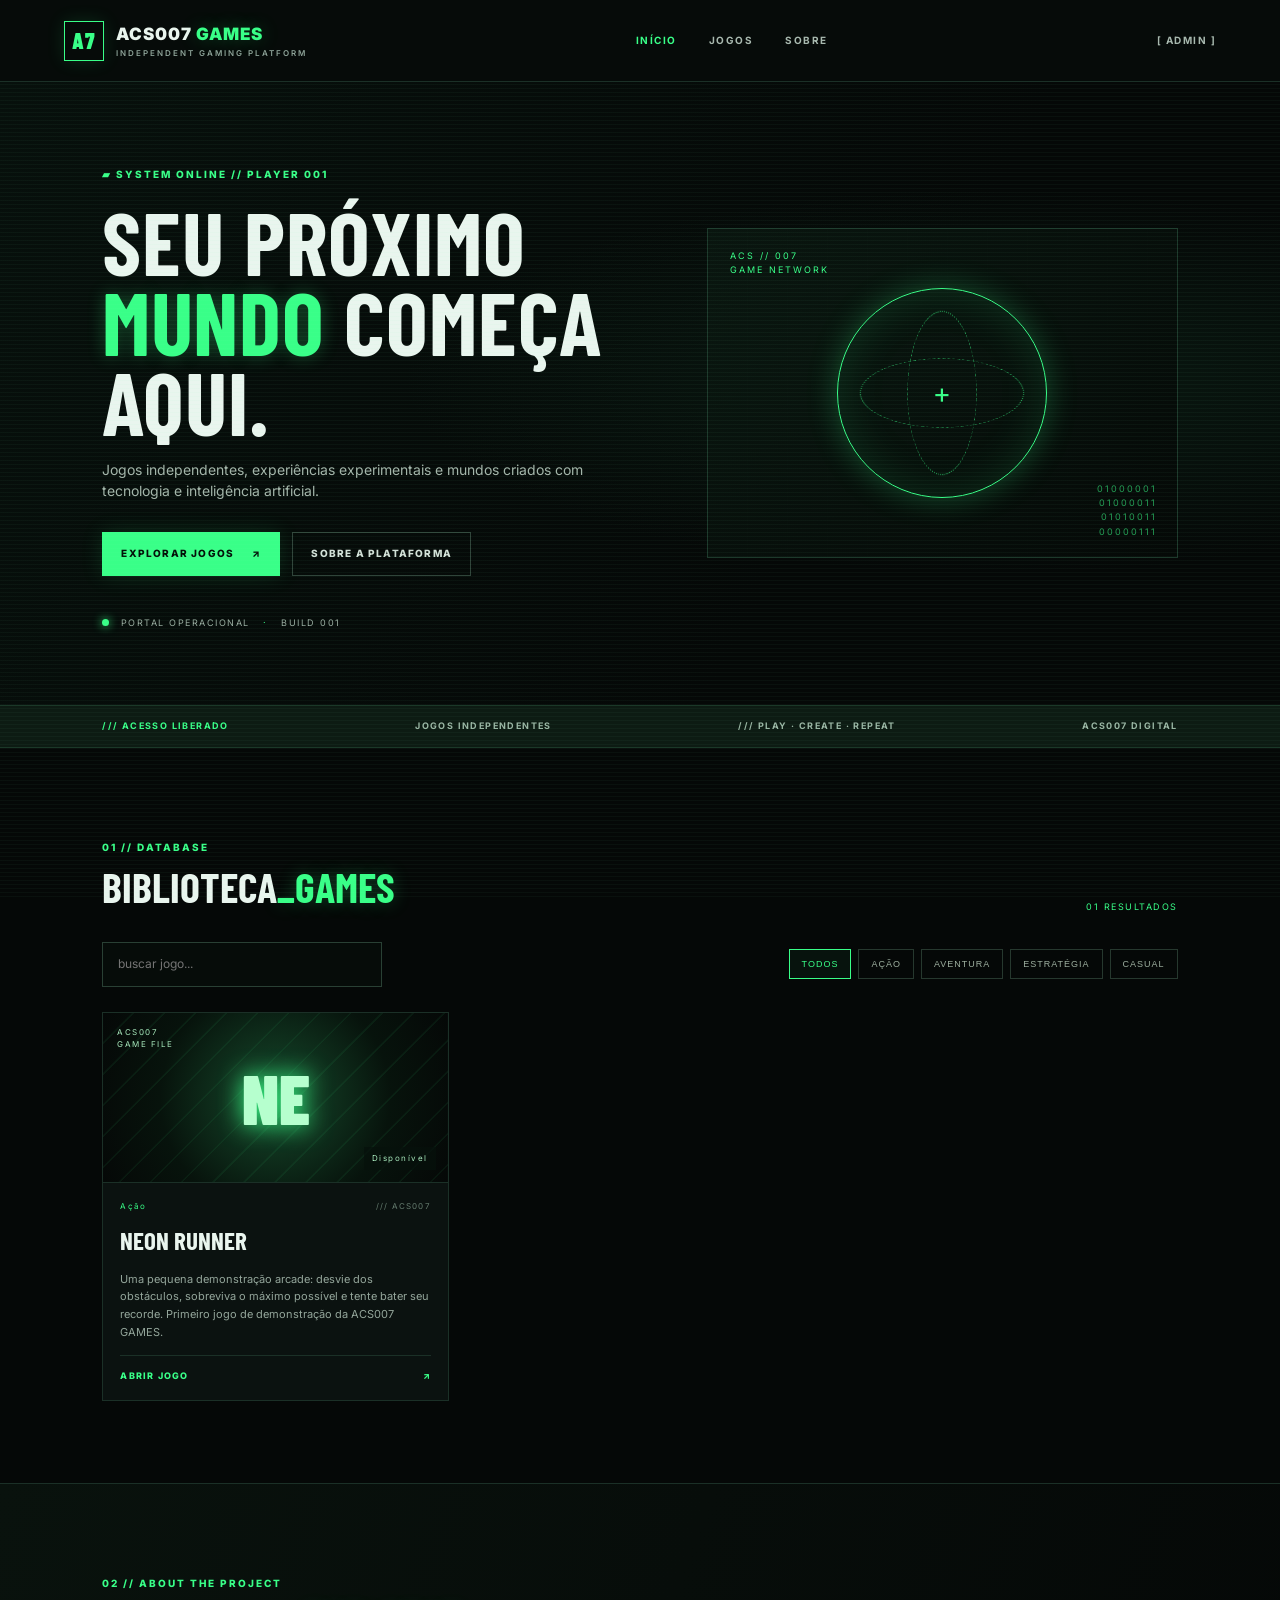
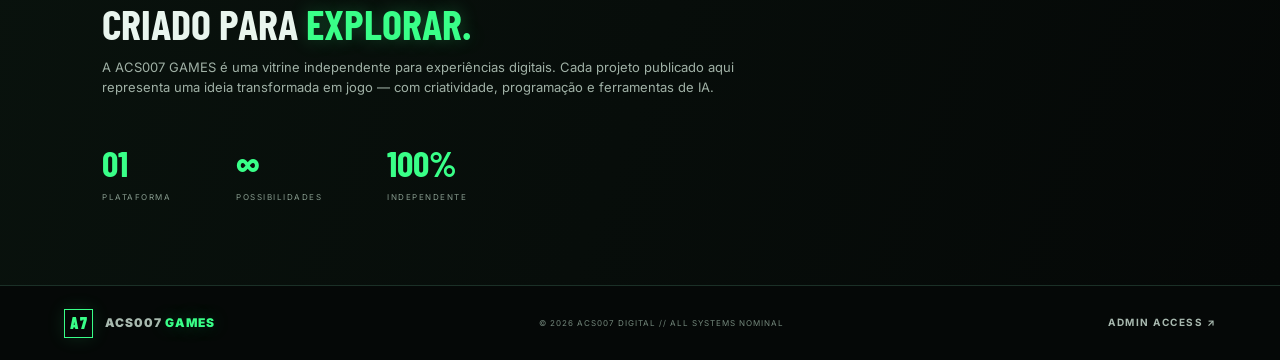
<file: index.html>
<!doctype html>
<html lang="pt-BR">
<head>
  <meta charset="utf-8"><meta name="viewport" content="width=device-width,initial-scale=1">
  <meta name="theme-color" content="#050807"><meta name="description" content="ACS007 GAMES — jogos independentes para navegador.">
  <title>ACS007 GAMES // Portal</title><link rel="stylesheet" href="assets/css/style.css">
</head>
<body>
  <div class="scanlines"></div>
  <header class="topbar"><a class="brand" href="index.html"><span class="brand-mark">A7</span><span>ACS007<span class="neon"> GAMES</span><small>INDEPENDENT GAMING PLATFORM</small></span></a><nav><a class="active" href="index.html">INÍCIO</a><a href="#library">JOGOS</a><a href="#about">SOBRE</a></nav><a class="admin-link" href="admin.html">[ ADMIN ]</a></header>
  <main>
    <section class="hero"><div class="hero-copy"><p class="eyebrow">▰ SYSTEM ONLINE // PLAYER 001</p><h1>SEU PRÓXIMO<br><span class="neon">MUNDO</span> COMEÇA AQUI.</h1><p class="hero-text">Jogos independentes, experiências experimentais e mundos criados com tecnologia e inteligência artificial.</p><div class="hero-actions"><a class="btn primary" href="#library">EXPLORAR JOGOS <span>↗</span></a><a class="btn ghost" href="#about">SOBRE A PLATAFORMA</a></div><div class="status"><i></i> PORTAL OPERACIONAL <span>·</span> BUILD 001</div></div><div class="hero-art"><div class="orb"></div><div class="crosshair">+</div><div class="art-label">ACS // 007<br>GAME NETWORK</div><div class="art-code">01000001<br>01000011<br>01010011<br>00000111</div></div></section>
    <section class="ticker"><span>/// ACESSO LIBERADO</span><span>JOGOS INDEPENDENTES</span><span>/// PLAY · CREATE · REPEAT</span><span>ACS007 DIGITAL</span></section>
    <section class="section" id="library"><div class="section-heading"><div><p class="eyebrow">01 // DATABASE</p><h2>BIBLIOTECA<span class="neon">_GAMES</span></h2></div><span class="count" id="game-count">CARREGANDO...</span></div><div class="toolbar"><input id="search" type="search" placeholder=" buscar jogo..." aria-label="Buscar jogos"><div class="filters" id="filters"><button class="filter active" data-filter="Todos">TODOS</button><button class="filter" data-filter="Ação">AÇÃO</button><button class="filter" data-filter="Aventura">AVENTURA</button><button class="filter" data-filter="Estratégia">ESTRATÉGIA</button><button class="filter" data-filter="Casual">CASUAL</button></div></div><div class="game-grid" id="game-grid"><div class="loading">CARREGANDO DATABASE...</div></div></section>
    <section class="about section" id="about"><p class="eyebrow">02 // ABOUT THE PROJECT</p><h2>CRIADO PARA <span class="neon">EXPLORAR.</span></h2><p>A ACS007 GAMES é uma vitrine independente para experiências digitais. Cada projeto publicado aqui representa uma ideia transformada em jogo — com criatividade, programação e ferramentas de IA.</p><div class="about-stats"><div><strong>01</strong><span>PLATAFORMA</span></div><div><strong>∞</strong><span>POSSIBILIDADES</span></div><div><strong>100%</strong><span>INDEPENDENTE</span></div></div></section>
  </main>
  <footer><a class="brand small-brand" href="index.html"><span class="brand-mark">A7</span><span>ACS007<span class="neon"> GAMES</span></span></a><span>© 2026 ACS007 DIGITAL // ALL SYSTEMS NOMINAL</span><a href="admin.html">ADMIN ACCESS ↗</a></footer>
  <script src="assets/js/app.js"></script>
</body></html>
</file>
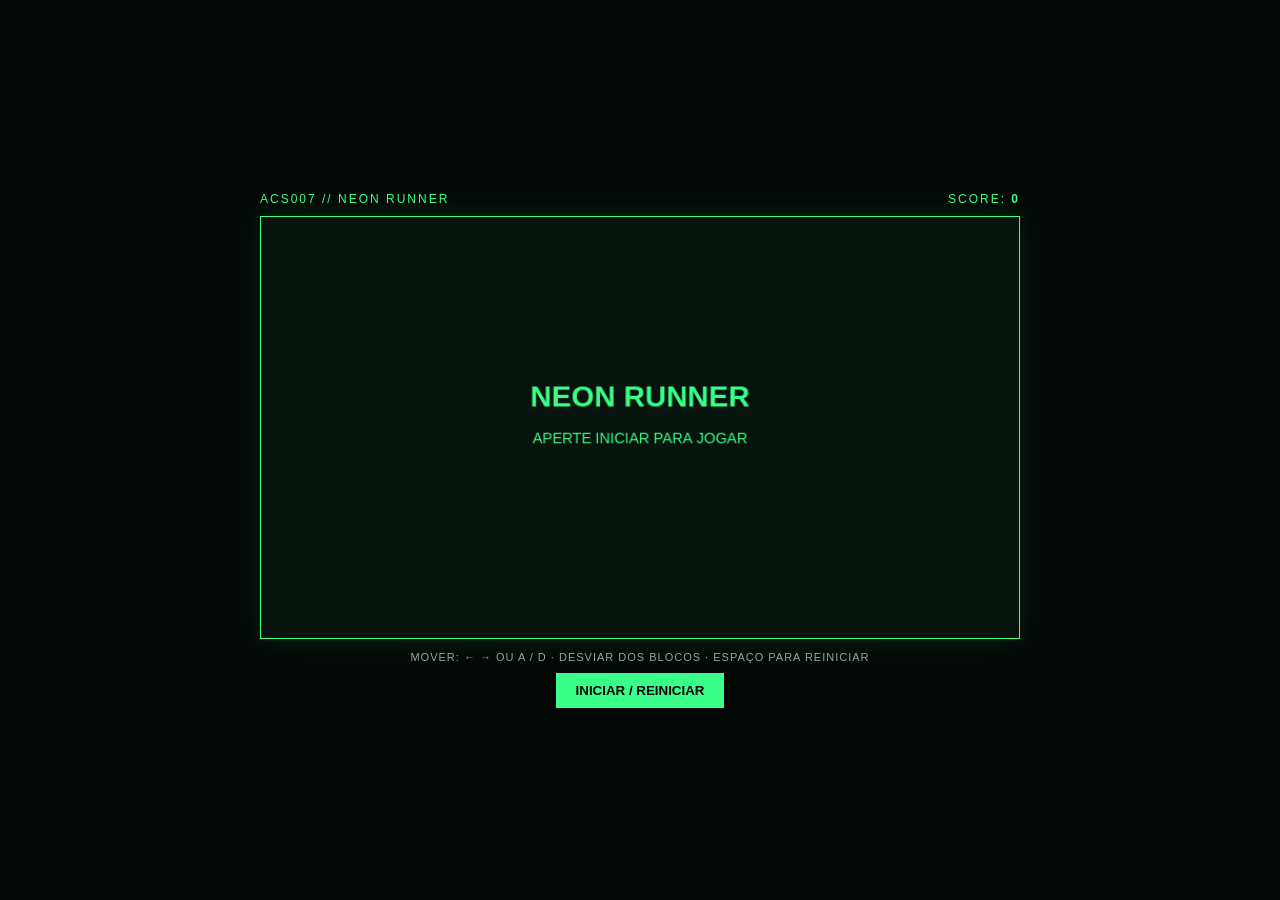
<file: games/demo-neon-runner/index.html>
<!doctype html><html lang="pt-BR"><head><meta charset="utf-8"><meta name="viewport" content="width=device-width,initial-scale=1"><title>Neon Runner // ACS007</title><style>*{box-sizing:border-box}body{margin:0;background:#030806;color:#dfffea;font-family:Arial,sans-serif;display:grid;place-items:center;min-height:100vh}.wrap{width:min(94vw,760px);text-align:center}.hud{display:flex;justify-content:space-between;color:#39ff88;font-size:12px;letter-spacing:2px;margin:0 0 10px}canvas{width:100%;border:1px solid #39ff88;background:#07130d;display:block;box-shadow:0 0 25px #39ff8820}.hint{font-size:11px;color:#8eaa99;letter-spacing:1px;margin-top:12px}button{background:#39ff88;border:0;padding:10px 20px;font-weight:bold;cursor:pointer;margin-top:10px}</style></head><body><div class="wrap"><div class="hud"><span>ACS007 // NEON RUNNER</span><span>SCORE: <b id="score">0</b></span></div><canvas id="game" width="720" height="400" aria-label="Jogo Neon Runner"></canvas><div class="hint">MOVER: ← → OU A / D · DESVIAR DOS BLOCOS · ESPAÇO PARA REINICIAR</div><button id="start">INICIAR / REINICIAR</button></div><script>
const canvas=document.querySelector('#game'),ctx=canvas.getContext('2d'),scoreEl=document.querySelector('#score');let player={x:345,y:335,w:30,h:35},obstacles=[],score=0,over=true,keys={},last=0,spawn=0,speed=3;
function reset(){player.x=345;obstacles=[];score=0;speed=3;spawn=0;over=false;last=0;scoreEl.textContent='0';requestAnimationFrame(loop)}
function loop(t){if(over)return;let dt=Math.min((t-last)/16||1,2);last=t;ctx.clearRect(0,0,720,400);ctx.strokeStyle='#123c26';ctx.lineWidth=1;for(let x=0;x<720;x+=40){ctx.beginPath();ctx.moveTo(x,0);ctx.lineTo(x,400);ctx.stroke()}for(let y=0;y<400;y+=40){ctx.beginPath();ctx.moveTo(0,y);ctx.lineTo(720,y);ctx.stroke()}
if(keys.ArrowLeft||keys.a||keys.A)player.x-=5*dt;if(keys.ArrowRight||keys.d||keys.D)player.x+=5*dt;player.x=Math.max(0,Math.min(720-player.w,player.x));ctx.fillStyle='#39ff88';ctx.shadowColor='#39ff88';ctx.shadowBlur=18;ctx.fillRect(player.x,player.y,player.w,player.h);ctx.shadowBlur=0;
spawn+=dt;if(spawn>42){obstacles.push({x:Math.random()*680,y:-25,w:20+Math.random()*35,h:18+Math.random()*18});spawn=0}for(let i=obstacles.length-1;i>=0;i--){let o=obstacles[i];o.y+=(speed+score/450)*dt;ctx.fillStyle='#ff4d6d';ctx.shadowColor='#ff4d6d';ctx.shadowBlur=12;ctx.fillRect(o.x,o.y,o.w,o.h);ctx.shadowBlur=0;if(o.x<player.x+player.w&&o.x+o.w>player.x&&o.y<player.y+player.h&&o.y+o.h>player.y){over=true;ctx.fillStyle='#000b';ctx.fillRect(0,0,720,400);ctx.fillStyle='#ff5573';ctx.font='bold 38px Arial';ctx.textAlign='center';ctx.fillText('SYSTEM FAILURE',360,185);ctx.fillStyle='#dfffea';ctx.font='16px Arial';ctx.fillText('SCORE: '+Math.floor(score)+' — PRESSIONE ESPAÇO',360,220);return}if(o.y>420){obstacles.splice(i,1);score+=10;scoreEl.textContent=score;}}
requestAnimationFrame(loop)}
document.addEventListener('keydown',e=>{keys[e.key]=true;if(e.key===' '&&over)reset()});document.addEventListener('keyup',e=>keys[e.key]=false);document.querySelector('#start').onclick=reset;ctx.fillStyle='#39ff88';ctx.font='bold 28px Arial';ctx.textAlign='center';ctx.fillText('NEON RUNNER',360,180);ctx.font='14px Arial';ctx.fillText('APERTE INICIAR PARA JOGAR',360,215);
</script></body></html>
</file>
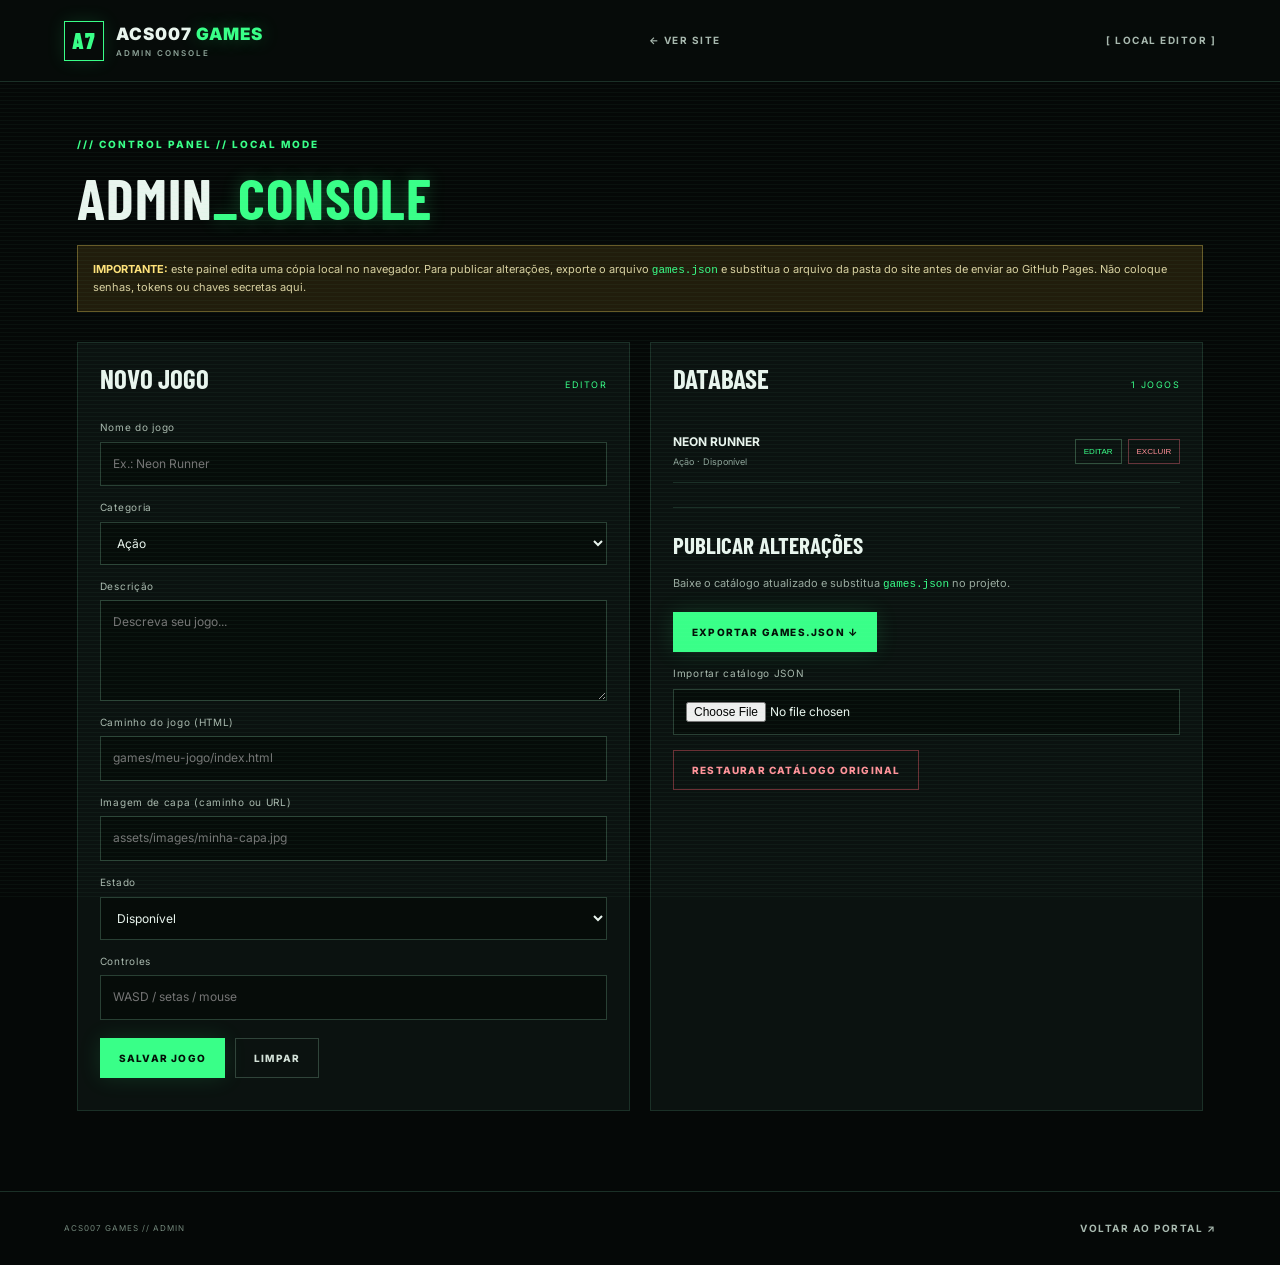
<file: admin.html>
<!doctype html><html lang="pt-BR"><head><meta charset="utf-8"><meta name="viewport" content="width=device-width,initial-scale=1"><meta name="theme-color" content="#050807"><title>Admin // ACS007 GAMES</title><link rel="stylesheet" href="assets/css/style.css"></head><body><div class="scanlines"></div><header class="topbar"><a class="brand" href="index.html"><span class="brand-mark">A7</span><span>ACS007<span class="neon"> GAMES</span><small>ADMIN CONSOLE</small></span></a><nav><a href="index.html">← VER SITE</a></nav><span class="admin-link">[ LOCAL EDITOR ]</span></header><main class="admin-page"><p class="eyebrow">/// CONTROL PANEL // LOCAL MODE</p><h1>ADMIN<span class="neon">_CONSOLE</span></h1><div class="notice"><strong>IMPORTANTE:</strong> este painel edita uma cópia local no navegador. Para publicar alterações, exporte o arquivo <code>games.json</code> e substitua o arquivo da pasta do site antes de enviar ao GitHub Pages. Não coloque senhas, tokens ou chaves secretas aqui.</div><div class="admin-layout"><section class="panel"><div class="section-heading"><h2 id="form-title">NOVO JOGO</h2><span class="count">EDITOR</span></div><form id="game-form"><input type="hidden" id="game-id"><label>Nome do jogo<input id="title" required maxlength="60" placeholder="Ex.: Neon Runner"></label><label>Categoria<select id="category"><option>Ação</option><option>Aventura</option><option>Estratégia</option><option>Casual</option></select></label><label>Descrição<textarea id="description" required rows="4" maxlength="500" placeholder="Descreva seu jogo..."></textarea></label><label>Caminho do jogo (HTML)<input id="url" required placeholder="games/meu-jogo/index.html"></label><label>Imagem de capa (caminho ou URL)<input id="cover" placeholder="assets/images/minha-capa.jpg"></label><label>Estado<select id="status"><option value="Disponível">Disponível</option><option value="Em desenvolvimento">Em desenvolvimento</option></select></label><label>Controles<input id="controls" placeholder="WASD / setas / mouse"></label><div class="form-actions"><button class="btn primary" type="submit">SALVAR JOGO</button><button class="btn ghost" type="button" id="clear-form">LIMPAR</button></div><p class="form-message" id="form-message" role="status"></p></form></section><section class="panel"><div class="section-heading"><h2>DATABASE</h2><span class="count" id="admin-count">0 JOGOS</span></div><div id="admin-list" class="admin-list"></div><div class="export-box"><h3>PUBLICAR ALTERAÇÕES</h3><p>Baixe o catálogo atualizado e substitua <code>games.json</code> no projeto.</p><button class="btn primary" id="export">EXPORTAR GAMES.JSON ↓</button><label class="import-label">Importar catálogo JSON<input type="file" id="import" accept="application/json"></label><button class="btn danger" id="reset">RESTAURAR CATÁLOGO ORIGINAL</button></div></section></div></main><footer><span>ACS007 GAMES // ADMIN</span><a href="index.html">VOLTAR AO PORTAL ↗</a></footer><script src="assets/js/admin.js"></script></body></html>
</file>
<file: assets/css/style.css>
@import url('https://fonts.googleapis.com/css2?family=Barlow+Condensed:wght@500;600;700;800;900&family=Inter:wght@400;500;600;700;800&display=swap');
:root{--bg:#050807;--panel:#0b1210;--panel2:#0e1814;--line:#1b3027;--green:#39ff88;--muted:#8da398;--white:#e9f5ee;--red:#ff5d69}*{box-sizing:border-box}html{scroll-behavior:smooth}body{margin:0;background:var(--bg);color:var(--white);font-family:Inter,Arial,sans-serif;line-height:1.55}a{color:inherit;text-decoration:none}.scanlines{position:fixed;inset:0;pointer-events:none;z-index:5;opacity:.08;background:repeating-linear-gradient(0deg,transparent 0 3px,#8cffba 4px)}.neon{color:var(--green);text-shadow:0 0 18px #39ff8844}.topbar{height:82px;padding:0 max(5vw,22px);display:flex;align-items:center;justify-content:space-between;border-bottom:1px solid var(--line);background:#060b09;position:relative;z-index:8}.brand{display:flex;align-items:center;gap:12px;font-weight:900;letter-spacing:1px;font-size:17px}.brand small{display:block;color:var(--muted);font-size:8px;letter-spacing:2px;font-weight:600}.brand-mark{display:grid;place-items:center;width:40px;height:40px;border:1px solid var(--green);color:var(--green);font-family:'Barlow Condensed';font-size:22px;box-shadow:0 0 18px #39ff8820}.topbar nav{display:flex;gap:32px}.topbar nav a,.admin-link,footer a{font-size:10px;letter-spacing:1.5px;color:#a8b9af;font-weight:700}.topbar nav a:hover,.topbar nav .active,.admin-link:hover{color:var(--green)}.hero{min-height:510px;padding:75px max(8vw,25px);display:grid;grid-template-columns:1.1fr .9fr;align-items:center;gap:30px;background:radial-gradient(ellipse at 78% 48%,#10332166,transparent 42%),linear-gradient(120deg,#07100c,#050807 65%)}.eyebrow{font-size:10px;letter-spacing:2px;color:var(--green);font-weight:800}.hero h1,.admin-page h1{font-family:'Barlow Condensed',Impact,sans-serif;font-size:clamp(55px,7vw,88px);line-height:.91;letter-spacing:1px;margin:18px 0}.hero-text{max-width:520px;color:#a4b5aa;font-size:14px}.hero-actions{display:flex;gap:12px;flex-wrap:wrap;margin-top:30px}.btn{display:inline-flex;align-items:center;justify-content:center;gap:18px;padding:13px 18px;font-size:10px;letter-spacing:1.2px;font-weight:800;border:1px solid var(--green);cursor:pointer;background:transparent;color:var(--green);font-family:inherit}.btn.primary{background:var(--green);color:#031008;box-shadow:0 0 22px #39ff8820}.btn.primary:hover{background:#8affb5}.btn.ghost{border-color:#30443a;color:#d3e1d8}.btn.danger{border-color:#6b3035;color:#ff9299}.status{margin-top:40px;font-size:9px;letter-spacing:1.5px;color:#9aada1}.status i{display:inline-block;width:7px;height:7px;background:var(--green);border-radius:50%;box-shadow:0 0 10px var(--green);margin-right:7px}.status span{padding:0 9px;color:var(--green)}.hero-art{height:330px;position:relative;display:grid;place-items:center;overflow:hidden;border:1px solid #1d392b;background:linear-gradient(135deg,#0b1a12aa,#050907),repeating-linear-gradient(90deg,transparent 0 39px,#1d392b33 40px),repeating-linear-gradient(0deg,transparent 0 39px,#1d392b33 40px)}.orb{width:210px;height:210px;border:1px solid var(--green);border-radius:50%;box-shadow:0 0 30px #39ff8840,inset 0 0 45px #39ff8820;position:relative}.orb:before,.orb:after{content:'';position:absolute;inset:22px;border:1px dashed #39ff8899;border-radius:50%;transform:rotateX(65deg) rotate(25deg)}.orb:after{transform:rotateY(65deg) rotate(-25deg)}.crosshair{position:absolute;color:var(--green);font-size:28px}.art-label,.art-code{position:absolute;font-size:9px;letter-spacing:2px;color:var(--green)}.art-label{left:22px;top:20px}.art-code{right:20px;bottom:18px;line-height:1.6;text-align:right;opacity:.6}.ticker{height:43px;background:#0d1b13;border-block:1px solid #1b3828;display:flex;align-items:center;justify-content:space-around;gap:12px;padding:0 15px;color:#9ab6a4;font-size:9px;letter-spacing:1.4px;font-weight:700}.ticker span:first-child{color:var(--green)}.section{padding:82px max(8vw,25px)}.section-heading{display:flex;justify-content:space-between;align-items:end;gap:20px;margin-bottom:28px}.section-heading h2,.about h2{font-family:'Barlow Condensed';font-size:42px;line-height:1;margin:7px 0}.count{font-size:9px;letter-spacing:1.5px;color:var(--green)}.toolbar{display:flex;justify-content:space-between;gap:18px;align-items:center;margin-bottom:25px;flex-wrap:wrap}input,textarea,select{width:100%;background:#060c09;border:1px solid #294034;color:var(--white);padding:12px;font:inherit;font-size:12px;outline:none}input:focus,textarea:focus,select:focus{border-color:var(--green);box-shadow:0 0 0 2px #39ff8815}#search{max-width:280px}.filters{display:flex;gap:7px;flex-wrap:wrap}.filter{background:transparent;border:1px solid #26382e;color:#9daf9f;padding:9px 12px;font-size:9px;letter-spacing:1px;cursor:pointer}.filter.active,.filter:hover{border-color:var(--green);color:var(--green);background:#39ff880b}.game-grid{display:grid;grid-template-columns:repeat(3,minmax(0,1fr));gap:18px}.game-card{border:1px solid var(--line);background:var(--panel);transition:.2s}.game-card:hover{transform:translateY(-4px);border-color:#3a8b5a;box-shadow:0 10px 30px #0008}.cover{height:170px;display:grid;place-items:center;position:relative;overflow:hidden;background:radial-gradient(circle at center,#164b2c,#07130c 60%,#050807);background-size:cover;background-position:center;border-bottom:1px solid var(--line)}.cover:before{content:'';position:absolute;inset:0;background:repeating-linear-gradient(135deg,transparent 0 20px,#39ff8810 21px 22px)}.cover-symbol{font-family:'Barlow Condensed';font-size:70px;font-weight:900;color:#b6ffce;text-shadow:0 0 25px #39ff88;z-index:1}.cover-code,.cover-status{position:absolute;z-index:2;font-size:8px;letter-spacing:1.5px;color:#a8e9bd}.cover-code{top:13px;left:14px}.cover-status{right:12px;bottom:12px;background:#06110cbb;padding:5px 8px}.card-body{padding:17px}.card-meta{display:flex;justify-content:space-between;color:var(--green);font-size:8px;letter-spacing:1.2px}.card-meta span+span{color:#667d70}.card-body h3{font-family:'Barlow Condensed';font-size:25px;margin:9px 0 4px}.card-body p{font-size:11px;line-height:1.6;color:#94a69b;min-height:53px}.card-link{display:flex;justify-content:space-between;border-top:1px solid var(--line);padding-top:13px;margin-top:14px;color:var(--green);font-size:9px;font-weight:800;letter-spacing:1.2px}.empty,.loading{padding:35px;text-align:center;color:#8da398;border:1px dashed #294034;font-size:11px;letter-spacing:1px;grid-column:1/-1}.about{border-top:1px solid var(--line);background:linear-gradient(110deg,#09120d,#050807)}.about>p:not(.eyebrow){max-width:650px;color:#a0b1a6;font-size:13px}.about-stats{display:flex;gap:65px;margin-top:38px}.about-stats div{display:grid}.about-stats strong{font-family:'Barlow Condensed';font-size:36px;color:var(--green)}.about-stats span{font-size:8px;letter-spacing:1.5px;color:#879b8e}footer{min-height:75px;padding:20px max(5vw,22px);display:flex;align-items:center;justify-content:space-between;gap:15px;border-top:1px solid var(--line);color:#73877b;font-size:8px;letter-spacing:1px}.small-brand{font-size:12px}.small-brand .brand-mark{width:29px;height:29px;font-size:16px}.game-page,.admin-page{padding:45px max(6vw,22px) 80px;min-height:75vh}.back-link{font-size:10px;color:var(--green);letter-spacing:1px}.game-intro{display:flex;justify-content:space-between;gap:25px;align-items:start;margin:30px 0}.game-intro h1{font-family:'Barlow Condensed';font-size:56px;line-height:1;margin:8px 0}.game-intro p{max-width:720px;color:#a1b1a6;font-size:13px}.game-controls{font-size:11px!important}.game-status{color:var(--green);font-size:9px;border:1px solid #2c5b3c;padding:8px 12px;white-space:nowrap}.player-wrap{border:1px solid #294034;background:#08100b}.player-bar{display:flex;justify-content:space-between;padding:12px 16px;font-size:9px;letter-spacing:1.2px;color:var(--green)}.player-bar a{color:#c4d7ca}.game-frame{display:block;width:100%;height:min(70vw,650px);min-height:420px;border:0;background:#030604}.admin-page h1{font-size:58px}.notice{padding:15px;border:1px solid #675b28;background:#211d0c;color:#d8d0a0;font-size:11px;margin:22px 0 30px}.notice strong{color:#ffe27a}.admin-layout{display:grid;grid-template-columns:1fr 1fr;gap:20px}.panel{padding:22px;border:1px solid var(--line);background:var(--panel)}.panel .section-heading h2{font-family:'Barlow Condensed';font-size:27px;margin:0}.panel form label,.import-label{display:block;color:#a9b9ae;font-size:10px;letter-spacing:.7px;margin:14px 0}.panel form input,.panel form textarea,.panel form select{display:block;margin-top:6px}.form-actions{display:flex;gap:10px;margin-top:18px}.form-message{color:var(--green);font-size:10px}.admin-game{display:flex;align-items:center;justify-content:space-between;gap:12px;padding:13px 0;border-bottom:1px solid var(--line)}.admin-game strong,.admin-game small{display:block}.admin-game strong{font-size:12px}.admin-game small{font-size:9px;color:#8da398;margin-top:3px}.admin-buttons{display:flex;gap:6px}.mini-btn{padding:7px 8px;background:transparent;border:1px solid #31503d;color:var(--green);font-size:8px;cursor:pointer}.mini-btn.delete{border-color:#65343a;color:#ff8d95}.export-box{border-top:1px solid var(--line);margin-top:24px;padding-top:20px}.export-box h3{font-family:'Barlow Condensed';font-size:23px;margin:0}.export-box p{font-size:11px;color:#99aa9f}.export-box code,.notice code{color:var(--green)}.import-label input{margin-top:8px}.export-box .btn{margin-top:8px}.export-box .danger{display:block;margin-top:15px}@media(max-width:800px){.topbar{height:auto;min-height:72px;flex-wrap:wrap;padding:14px 20px;gap:13px}.topbar nav{order:3;width:100%;justify-content:space-between;gap:10px}.topbar nav a{font-size:9px}.hero{grid-template-columns:1fr;padding-top:55px}.hero-art{height:260px}.game-grid{grid-template-columns:repeat(2,minmax(0,1fr))}.admin-layout{grid-template-columns:1fr}.section{padding-block:60px}.ticker span:nth-child(2){display:none}}@media(max-width:520px){.game-grid{grid-template-columns:1fr}.toolbar{align-items:stretch}#search{max-width:none}.filters{display:grid;grid-template-columns:repeat(3,1fr)}.filter{padding:9px 5px}.hero h1{font-size:58px}.hero-art{height:220px}.about-stats{gap:25px}.about-stats strong{font-size:30px}.section-heading h2{font-size:35px}.game-intro{display:block}.game-status{display:inline-block}.game-frame{min-height:350px;height:65vh}footer{flex-wrap:wrap}.admin-page{padding-inline:16px}.panel{padding:16px}}
</file>
